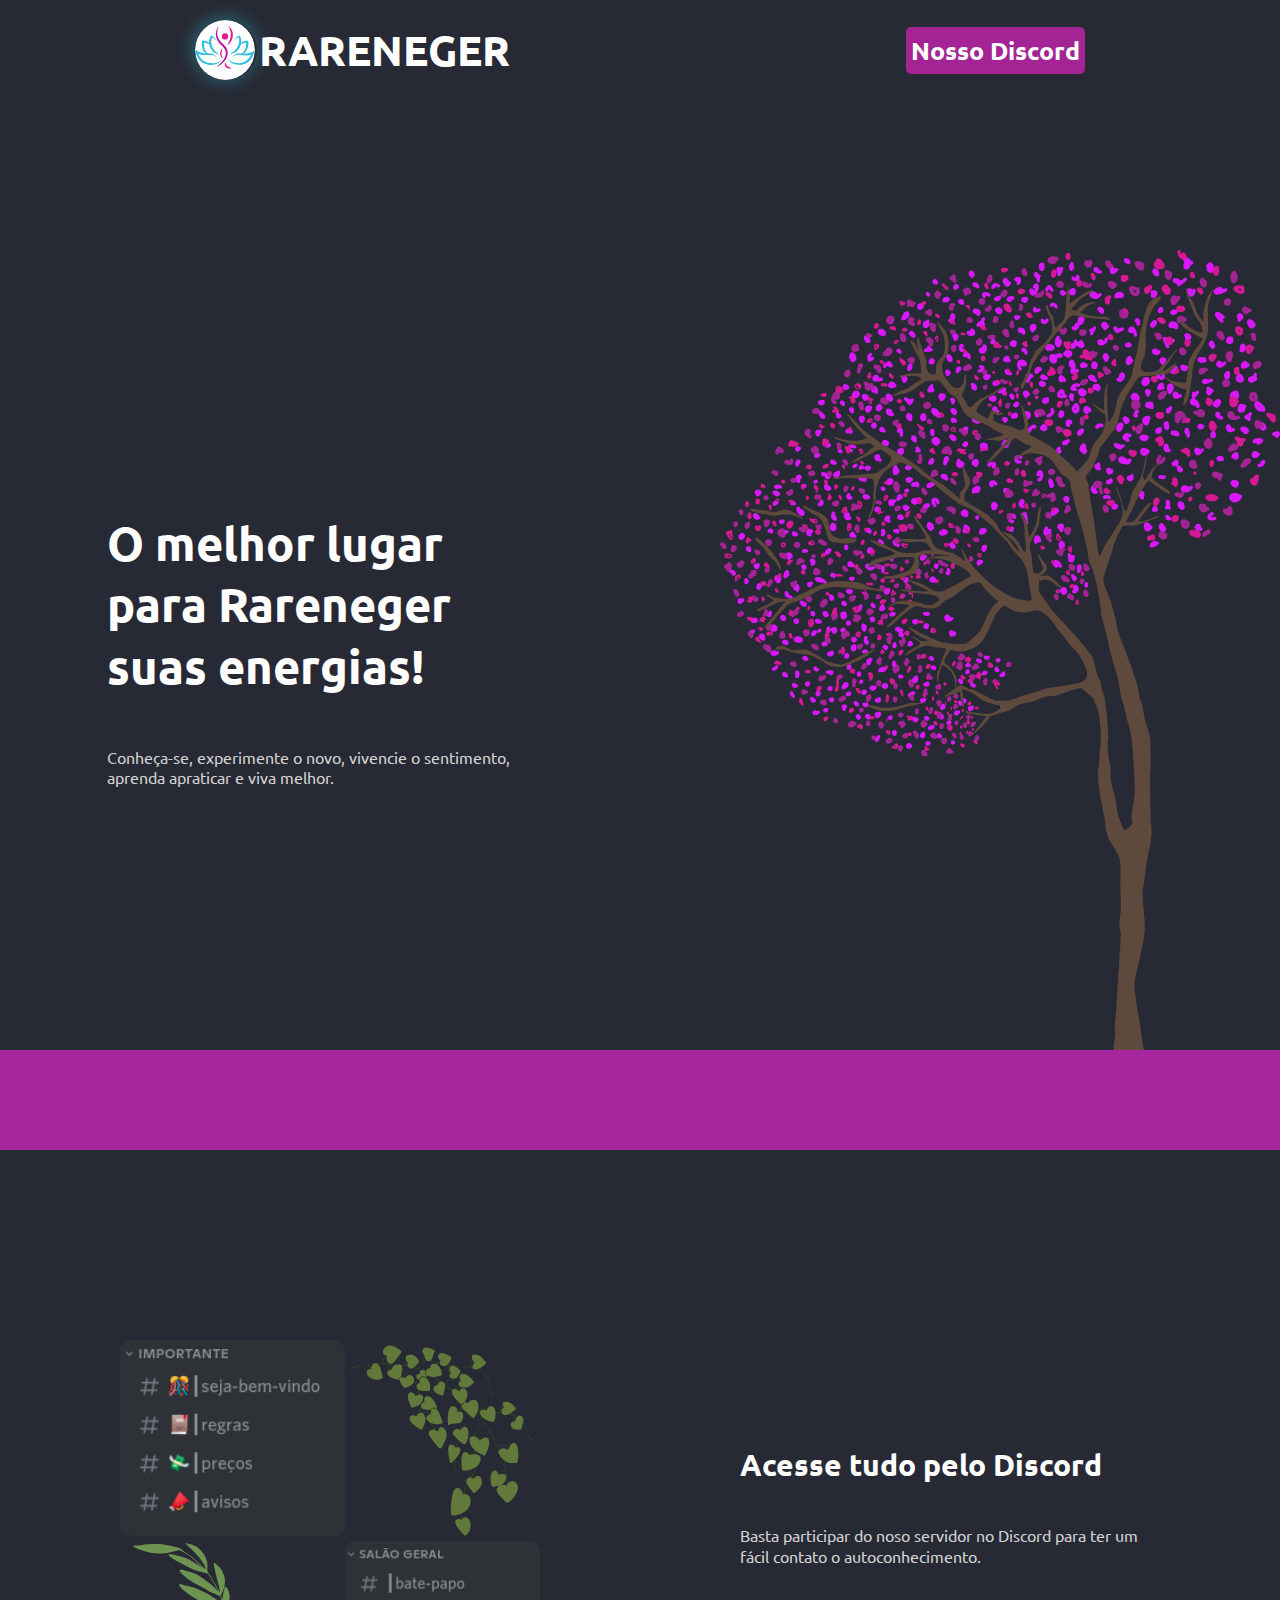
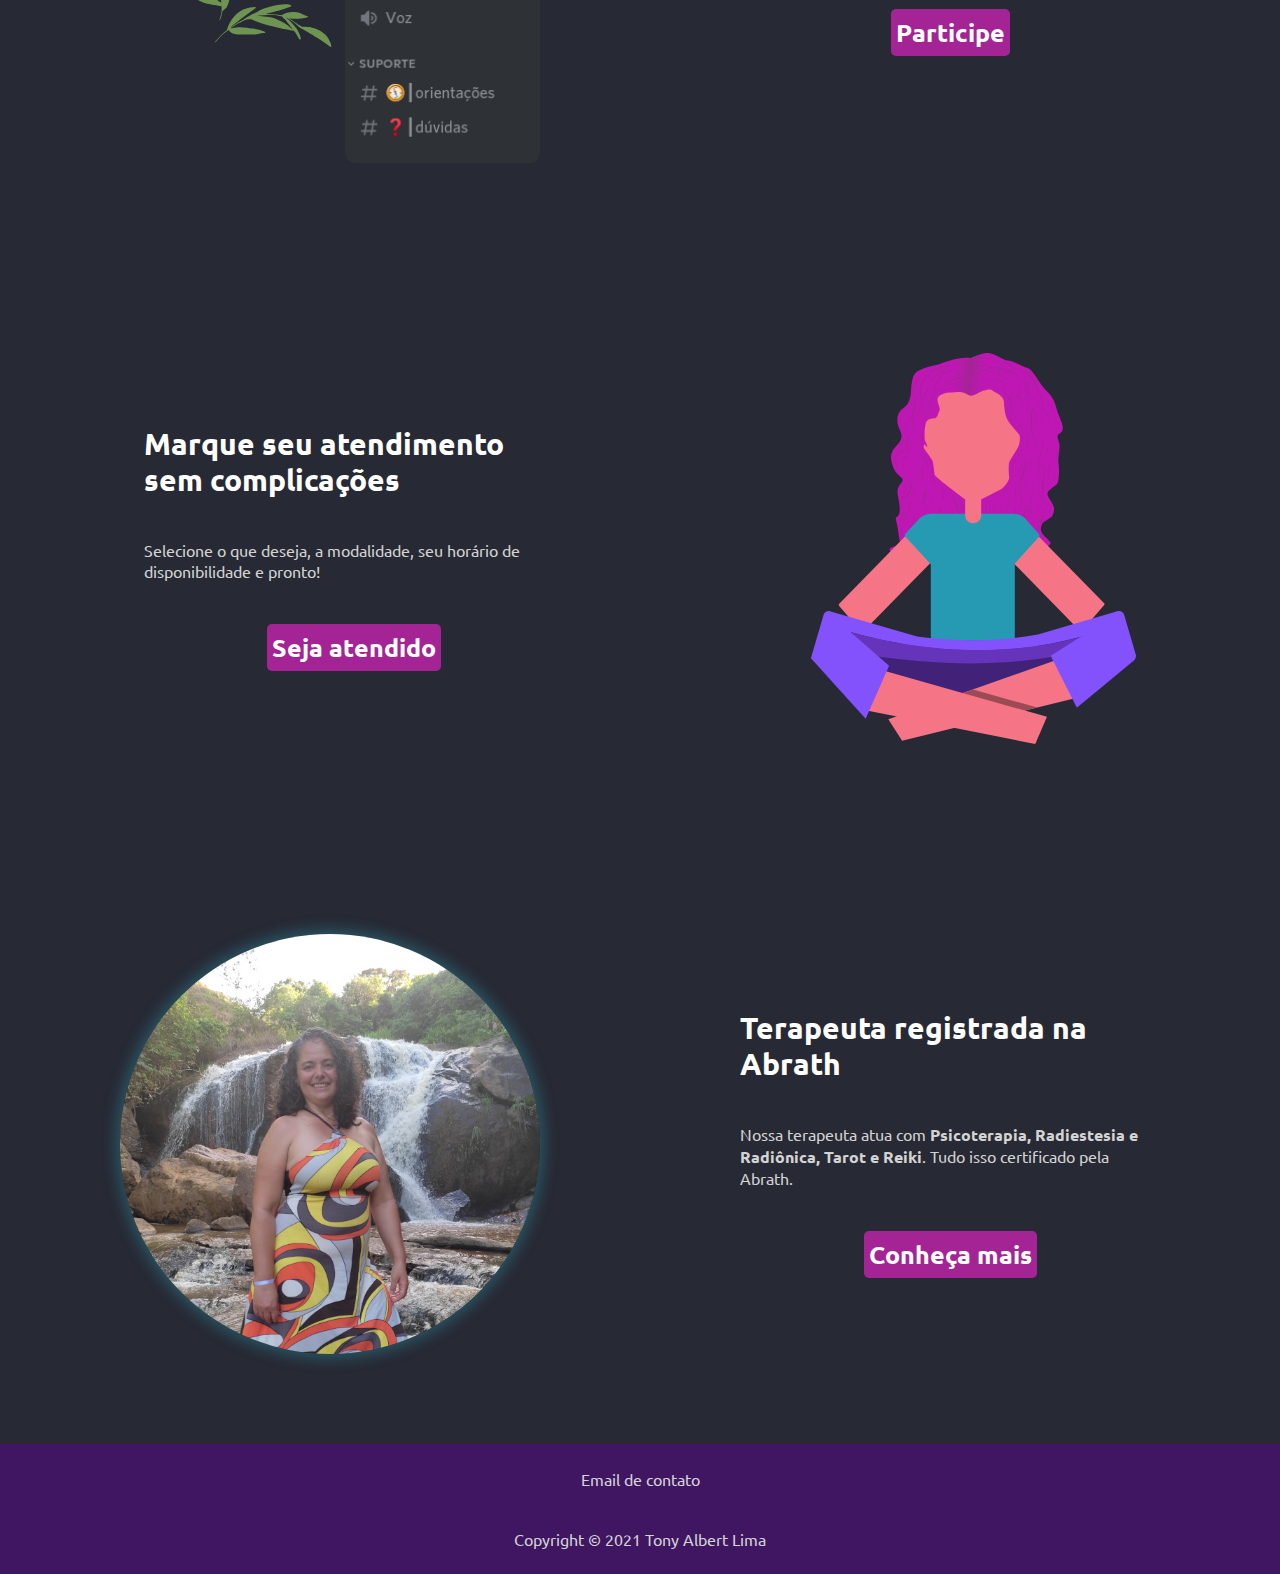
<file: index.html>
<!DOCTYPE html>
<html lang="pt-br">
<head>
    <meta charset="UTF-8">
    <meta http-equiv="X-UA-Compatible" content="IE=edge">
    <meta name="viewport" content="width=device-width, initial-scale=1.0">
    <link rel="shortcut icon" href="images/original files/icone-daniele.svg" type="image/x-icon">
    <link rel="stylesheet" href="style/main.css">
    <link rel="stylesheet" href="style/index.css">
    <title>Rareneger</title>
</head>
<body>
    <header>
        <a href="index.html">
            <section class="titulo">
                <img src="images/original files/Logo redondo daniele.svg" alt="imagem logo">
                <h1>RARENEGER</h1>
            </section>
        </a>
        <a href="https://discord.com/invite/8vayZxWAHp" target="_blank">
            <button type="button" class="button discord">Nosso Discord</button>
        </a>
    </header>
    <section id="land" class="alternada">
        <article>
            <h2>O melhor lugar para Rareneger suas energias!</h2>
            <p>Conheça-se, experimente o novo, vivencie o sentimento, aprenda apraticar e viva melhor.</p>
        </article>
        <picture id="landImage">
            <img src="images/original files/arvore.svg" alt="">
        </picture>
    </section>
    <section id="divisor"></section>
    <main>
        <section class="alternada">
            <section class="fleximage">
                <picture class="collum">
                    <img src="images/print discord 1.png" alt="print" class="imageBorder">
                    <img src="images/original files/folhas 4.svg" alt="print" style="transform: scaleX(-1);">
                </picture>
                <picture class="collum">
                    <img src="images/original files/folhas 2.svg" alt="print">
                    <img src="images/print discord 2.png" alt="print" class="imageBorder">
                </picture>
            </section>
            <article>
                <h2>Acesse tudo pelo Discord</h2>
                <p>Basta participar do noso servidor no Discord para ter um fácil contato o autoconhecimento.</p>
                <a href="https://discord.com/invite/8vayZxWAHp" target="_blank"><button type="button" class="button">Participe</button></a>
            </article>
        </section>
        <section class="invertedRow alternada">
            <section class="fleximage">
                <picture>
                    <img src="images/garota meditando.svg" alt="garota" class="imageBorder">
                </picture>
                
            </section>
            <article>
                <h2>Marque seu atendimento sem complicações</h2>
                <p>Selecione o que deseja, a modalidade, seu horário de disponibilidade e pronto!</p>
                <a href="atendimento.html" target="_blank"><button type="button" class="button">Seja atendido</button></a>
            </article>
        </section>
        <section class="alternada">
            <section class="fleximage">
                <picture>
                    <img id="foto" src="images/original files/Foto Daniele square 600.jpg" alt="Foto da daniele">
                </picture>
            </section>
            <article>
                <h2>Terapeuta registrada na Abrath</h2>
                <p>Nossa terapeuta atua com <strong>Psicoterapia, Radiestesia e Radiônica, Tarot e Reiki</strong>. Tudo isso certificado pela Abrath.</p>
                <a href="https://instagram.com/danielecanmata?utm_medium=copy_link" target="_blank"><button type="button" class="button">Conheça mais</button></a>
            </article>
        </section>
    </main>
    <footer>
        <section>
            <article>
                <p><a href="mailto:contato.tony.albert@gmail.com" target="_blank">Email de contato</a></p>
            </article>
        </section>
        <p class="copyr">Copyright &copy; 2021 Tony Albert Lima</p>
    </footer>
</body>
</html>
</file>
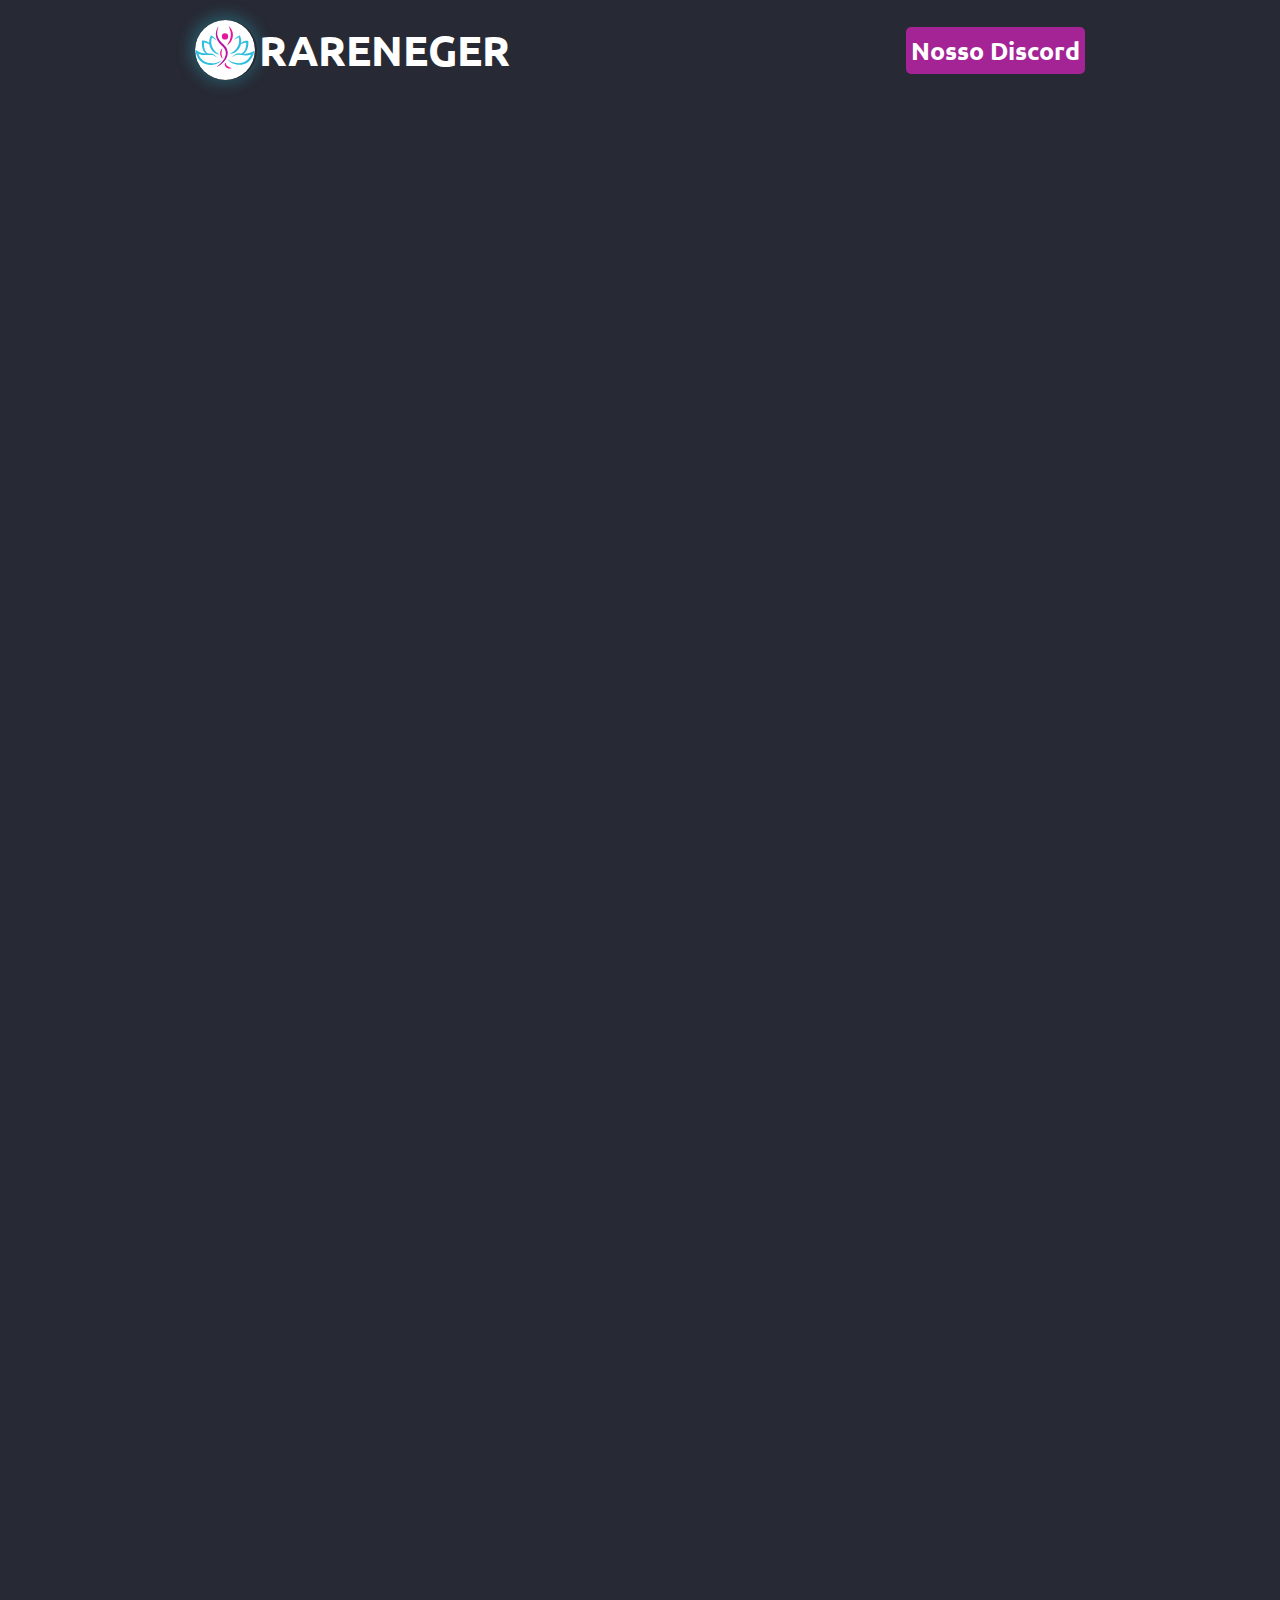
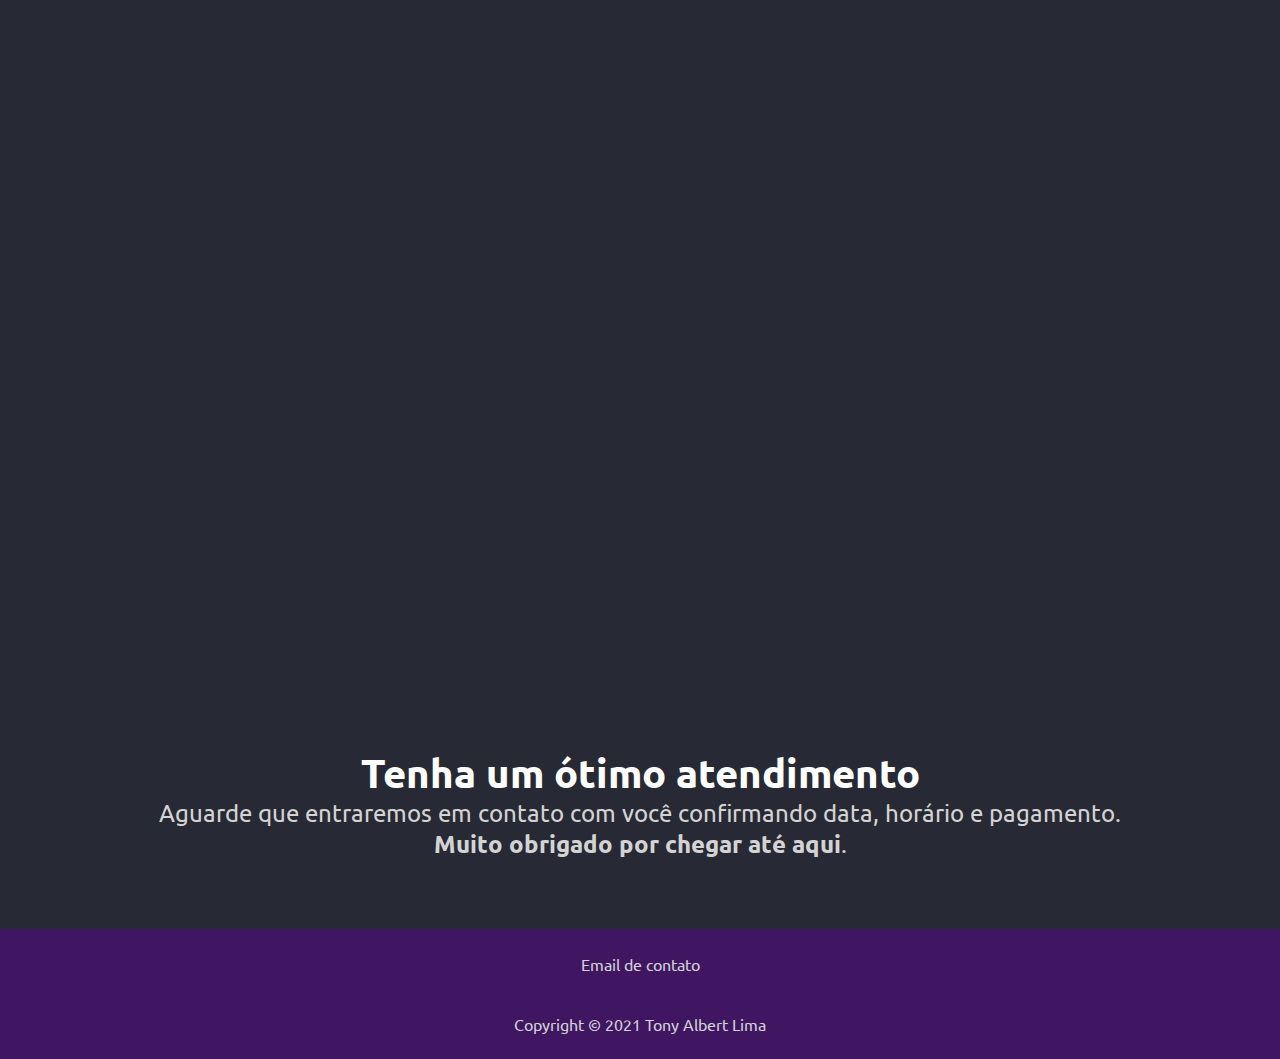
<file: atendimento.html>
<!DOCTYPE html>
<html lang="pt-br">
<head>
    <meta charset="UTF-8">
    <meta http-equiv="X-UA-Compatible" content="IE=edge">
    <meta name="viewport" content="width=device-width, initial-scale=1.0">
    <link rel="shortcut icon" href="images/original files/icone-daniele.svg" type="image/x-icon">
    <link rel="stylesheet" href="style/main.css">
    <link rel="stylesheet" href="style/atendimento.css">
    <title>Atendimento - Rareneger</title>
</head>
<body>
    <header>
        <a href="index.html">
            <section class="titulo">
                <img src="images/original files/Logo redondo daniele.svg" alt="imagem logo" id="logo">
                <h1>RARENEGER</h1>
            </section>
        </a>
        <a href="https://discord.com/invite/8vayZxWAHp" target="_blank">
            <button type="button" class="button discord">Nosso Discord</button>
        </a>
    </header>
    <main>
        
        <section id="content">
            <iframe id="googleform" src="https://docs.google.com/forms/d/e/1FAIpQLSfo2qizm_kFZCAt9BnHsyKwIQOb0-s7dD7URsIIzckBik-t6A/viewform?embedded=true" frameborder="0" marginheight="0" marginwidth="0" scrolling="no">Loading…</iframe>
        </section>
        <article id="endmessage">
            <h2>Tenha um ótimo atendimento</h2>
            <p>Aguarde que entraremos em contato com você confirmando data, horário e pagamento.<br> <strong>Muito obrigado por chegar até aqui</strong>.</p>
        </article>
    </main>
    <footer>
        <section>
            <article>
                <p><a href="mailto:contato.tony.albert@gmail.com" target="_blank">Email de contato</a></p>
            </article>
        </section>
        <p class="copyr">Copyright &copy; 2021 Tony Albert Lima</p>
    </footer>
</body>
</html>
</file>
<file: style/main.css>
@charset "UTF-8";

@import url('https://fonts.googleapis.com/css2?family=Ubuntu:wght@400;700&display=swap');

html{
    height: 100%;
    background-color:#272934;
    background-attachment: fixed;
}

*{
    margin: 0px;
    font-family: Ubuntu, sans-serif;
}

a{
    text-decoration: none;
}

img{
    width: 100%;
}

header{
    display: flex;
    color: white;
    width: 100%;
    flex-direction: row;
    justify-content: space-between;
    align-items: center;
    flex-wrap: wrap;
}

header > a{
    margin: auto;
    padding: 20px 5px;
}

main{
    max-width: 1320px;
    margin: auto;
    padding: 20px;
}

main h2{
    color: white;
    line-height: 1.2em;
    font-size: calc(20px + (15/1920) * 100vw);
}

main p{
    line-height: 1.3em;
    color: lightgray;
}

main a{
    margin: auto;
}

main article{
    display: flex;
    flex-direction: column;
}

footer{
    margin-top: 50px;
    padding: 20px 0px;
    background-color: #401663;
}

footer section{
    display: flex;
    flex-direction: row;
    justify-content: center;
    flex-wrap: wrap;
}

footer article{
    width: 300px;
    padding: 0px 20px;
}

footer p{
    text-align: center;
    padding: 5px 0px;
    color: lightgray;
}

footer a{
    color: lightgray;
}

footer a:hover{
    text-decoration: underline;
}

.copyr{
    text-align: center;
    margin-top: 30px;
}

.fleximage{
    display: flex;
    position: relative;
    top: 0px;
    left: 0px;
}

.imageBorder{
    border-radius: 5%;
}

.button:hover{
    background-color: hsl(307, 80%, 50%);
}

.button{
    border-radius: 5px;
    background-color: #A42495;
    color: white;
    font-size: calc(18px + (10/1920) * 100vw);
    font-weight: bold;
    border: 0px;
    padding: 7px 5px;
    margin: auto;
}

.titulo{
    display: flex;
    flex-direction: row;
    flex-wrap: wrap;
    justify-content: space-between;
    align-items: center;
    margin: auto;
    font-size: 1.3em;
}

.titulo img{
    width: 60px;
    margin: auto;
    padding-right: 2px;
    border-radius: 50%;
    box-shadow: -1px -1px 15px 4px #30c8d94d;
}

.titulo h1{
    color: white;
    padding-left: 2px;
    margin: auto;
}

.discord{
    margin-left: 5px;
}

.collum{
    flex-direction: column;
}
</file>
<file: style/index.css>
@charset "UTF-8";

main p{
    margin: 10% 0px;
}

#land h2{
    line-height: 1.3em;
    font-size: calc(30px + (26/1920) * 100vw);
    color: white;
}

#land p{
    line-height: 1.3em;
    margin-top: 12%;
    color: lightgray;
}

#landImage{
    margin-right: 0px;
    margin-bottom: 0px;
    padding: 0px;
    max-width: 100%;
}

.alternada{
    display: flex;
    flex-wrap: wrap;
    flex-direction: row;
    align-items: center;
    justify-content: space-between;
    margin-top: 150px;
}

.alternada > *{
    max-width: 420px;
    padding: 20px 20px;
    margin: auto;
}

.alternada picture{
    display: flex;
}

.invertedRow{
    flex-direction: row-reverse;
}

#divisor{
    background-color: #A6269D;
    height: 100px;
}

#foto{
    border-radius: 50%;
    box-shadow: 0px 0px 15px 4px #30c8d94d;
}
</file>
<file: style/atendimento.css>
@charset "UTF-8";

#googleform{
    width: 100%;
    height: 100%;
}

#endmessage{
    padding-top: 5%;
    text-align: center;
    line-height: 1.5em;
    font-size: calc(16px + (8/1300) * 100vw);
}

#endmessage h2{
    font-size: calc(24px + (16/1300) * 100vw);
}

#content{
    min-height: 2167px;
    height: calc(-1.39 * 100vw + 3190px);
}
</file>
